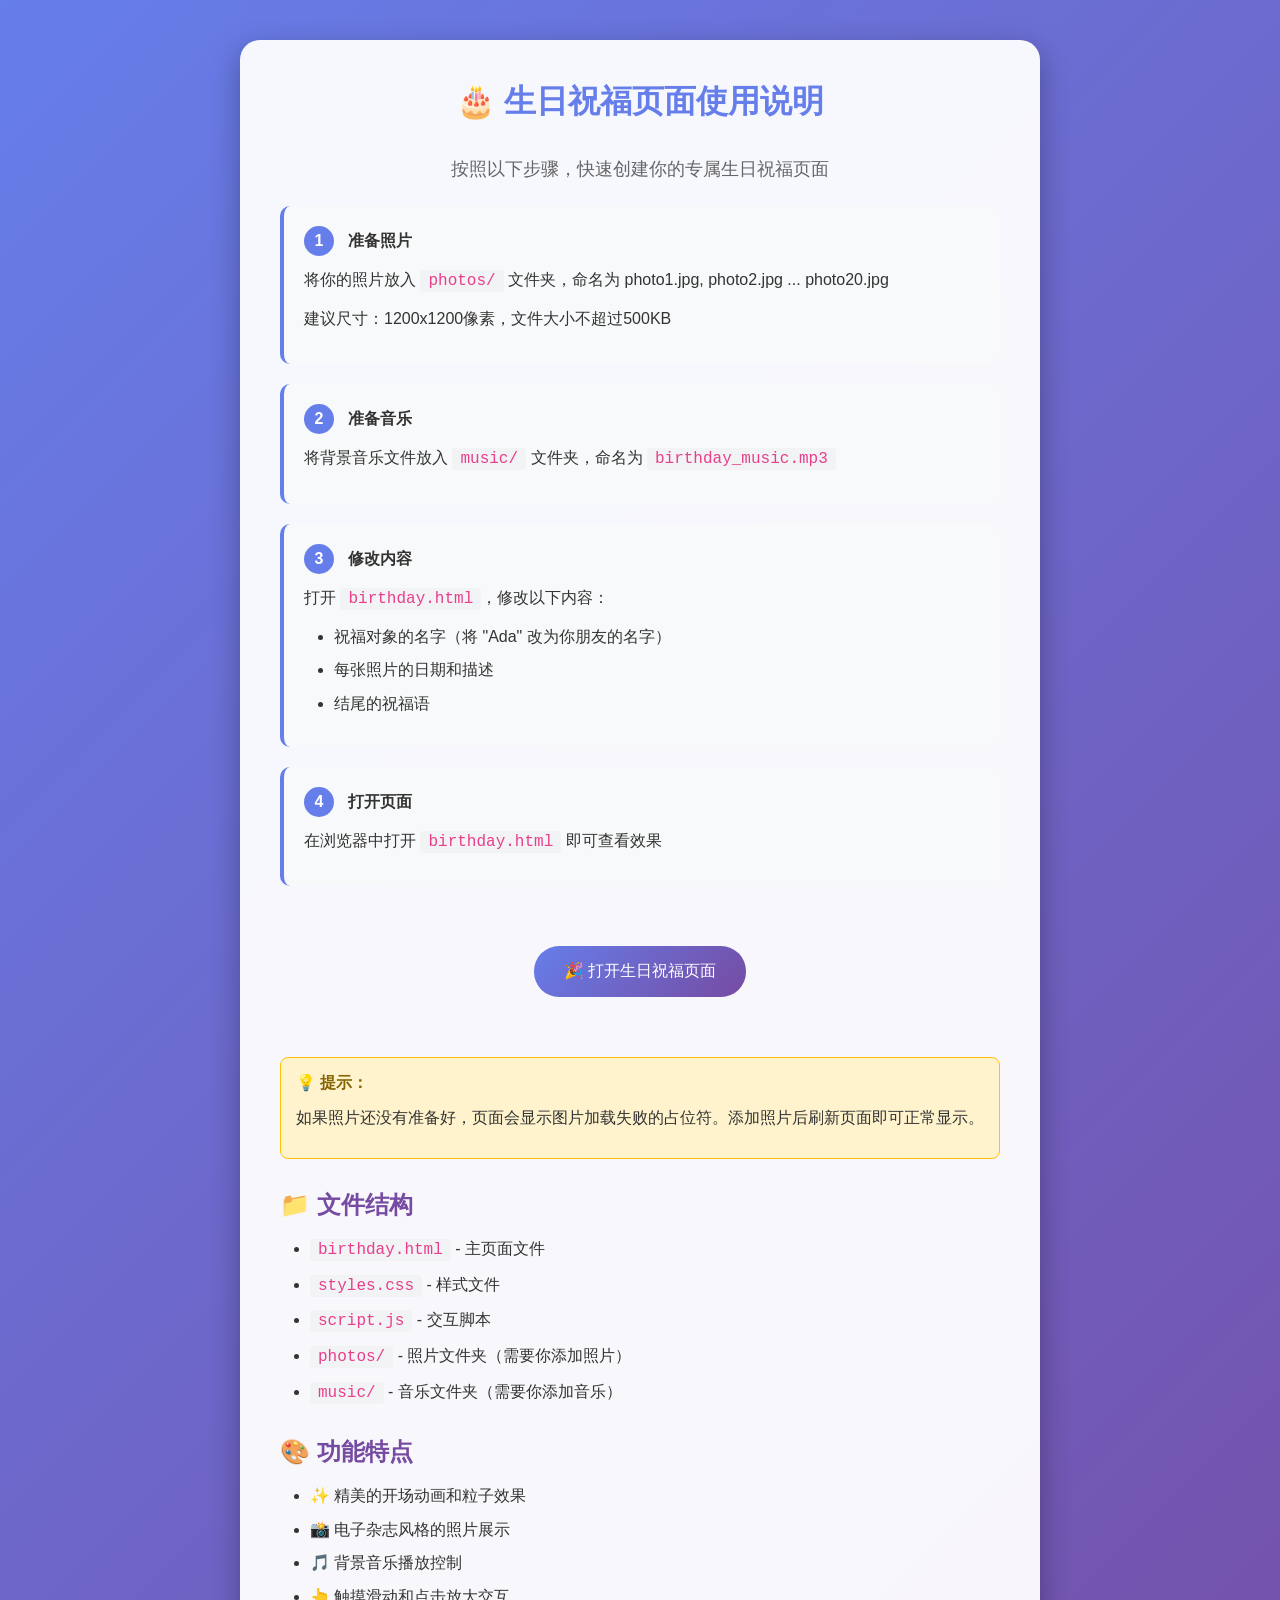
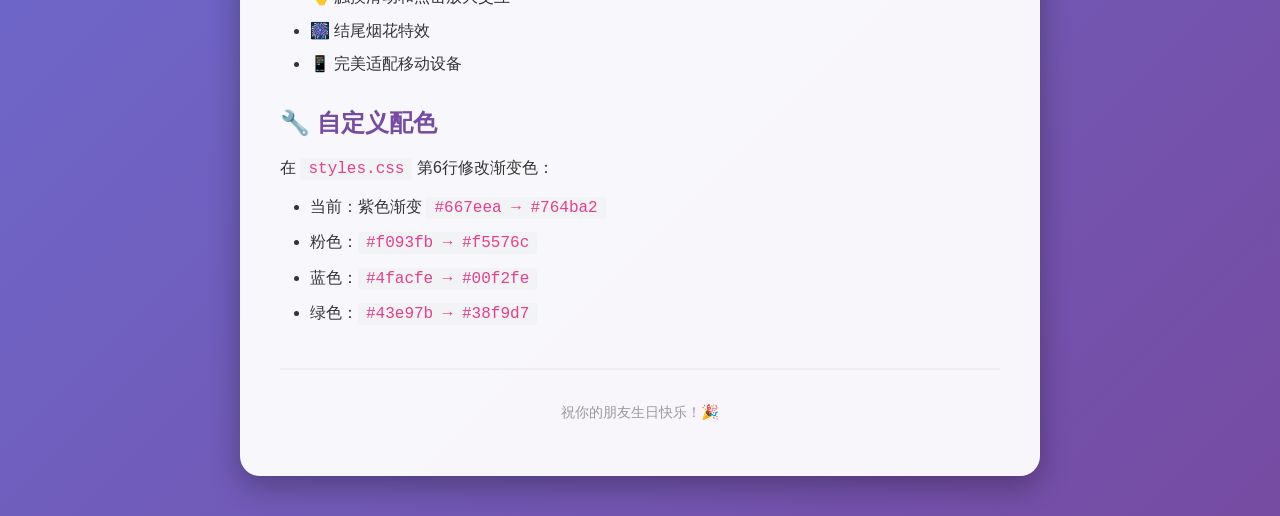
<file: index.html>
<!DOCTYPE html>
<html lang="zh-CN">
<head>
    <meta charset="UTF-8">
    <meta name="viewport" content="width=device-width, initial-scale=1.0">
    <title>使用说明 - 生日祝福页面</title>
    <style>
        * {
            margin: 0;
            padding: 0;
            box-sizing: border-box;
        }
        
        body {
            font-family: 'PingFang SC', 'Microsoft YaHei', sans-serif;
            background: linear-gradient(135deg, #667eea 0%, #764ba2 100%);
            min-height: 100vh;
            padding: 40px 20px;
            color: white;
        }
        
        .container {
            max-width: 800px;
            margin: 0 auto;
            background: rgba(255, 255, 255, 0.95);
            border-radius: 20px;
            padding: 40px;
            color: #333;
            box-shadow: 0 10px 30px rgba(0, 0, 0, 0.3);
        }
        
        h1 {
            text-align: center;
            color: #667eea;
            margin-bottom: 30px;
            font-size: 2rem;
        }
        
        h2 {
            color: #764ba2;
            margin: 30px 0 15px;
            font-size: 1.5rem;
        }
        
        p {
            line-height: 1.8;
            margin: 10px 0;
        }
        
        .step {
            background: #f8f9fa;
            padding: 20px;
            border-radius: 10px;
            margin: 20px 0;
            border-left: 4px solid #667eea;
        }
        
        .step-number {
            display: inline-block;
            width: 30px;
            height: 30px;
            background: #667eea;
            color: white;
            border-radius: 50%;
            text-align: center;
            line-height: 30px;
            margin-right: 10px;
            font-weight: bold;
        }
        
        code {
            background: #f1f3f5;
            padding: 2px 8px;
            border-radius: 4px;
            font-family: 'Courier New', monospace;
            color: #e83e8c;
        }
        
        .btn {
            display: inline-block;
            padding: 15px 30px;
            background: linear-gradient(135deg, #667eea 0%, #764ba2 100%);
            color: white;
            text-decoration: none;
            border-radius: 25px;
            margin: 20px 0;
            transition: transform 0.3s ease;
        }
        
        .btn:hover {
            transform: scale(1.05);
        }
        
        .note {
            background: #fff3cd;
            border: 1px solid #ffc107;
            padding: 15px;
            border-radius: 8px;
            margin: 20px 0;
        }
        
        .note strong {
            color: #856404;
        }
        
        ul {
            margin: 10px 0;
            padding-left: 30px;
        }
        
        li {
            margin: 8px 0;
            line-height: 1.6;
        }
    </style>
</head>
<body>
    <div class="container">
        <h1>🎂 生日祝福页面使用说明</h1>
        
        <p style="text-align: center; font-size: 1.1rem; color: #666;">
            按照以下步骤，快速创建你的专属生日祝福页面
        </p>
        
        <div class="step">
            <span class="step-number">1</span>
            <strong>准备照片</strong>
            <p>将你的照片放入 <code>photos/</code> 文件夹，命名为 photo1.jpg, photo2.jpg ... photo20.jpg</p>
            <p>建议尺寸：1200x1200像素，文件大小不超过500KB</p>
        </div>
        
        <div class="step">
            <span class="step-number">2</span>
            <strong>准备音乐</strong>
            <p>将背景音乐文件放入 <code>music/</code> 文件夹，命名为 <code>birthday_music.mp3</code></p>
        </div>
        
        <div class="step">
            <span class="step-number">3</span>
            <strong>修改内容</strong>
            <p>打开 <code>birthday.html</code>，修改以下内容：</p>
            <ul>
                <li>祝福对象的名字（将 "Ada" 改为你朋友的名字）</li>
                <li>每张照片的日期和描述</li>
                <li>结尾的祝福语</li>
            </ul>
        </div>
        
        <div class="step">
            <span class="step-number">4</span>
            <strong>打开页面</strong>
            <p>在浏览器中打开 <code>birthday.html</code> 即可查看效果</p>
        </div>
        
        <div style="text-align: center; margin: 40px 0;">
            <a href="birthday.html" class="btn">🎉 打开生日祝福页面</a>
        </div>
        
        <div class="note">
            <strong>💡 提示：</strong>
            <p>如果照片还没有准备好，页面会显示图片加载失败的占位符。添加照片后刷新页面即可正常显示。</p>
        </div>
        
        <h2>📁 文件结构</h2>
        <ul>
            <li><code>birthday.html</code> - 主页面文件</li>
            <li><code>styles.css</code> - 样式文件</li>
            <li><code>script.js</code> - 交互脚本</li>
            <li><code>photos/</code> - 照片文件夹（需要你添加照片）</li>
            <li><code>music/</code> - 音乐文件夹（需要你添加音乐）</li>
        </ul>
        
        <h2>🎨 功能特点</h2>
        <ul>
            <li>✨ 精美的开场动画和粒子效果</li>
            <li>📸 电子杂志风格的照片展示</li>
            <li>🎵 背景音乐播放控制</li>
            <li>👆 触摸滑动和点击放大交互</li>
            <li>🎆 结尾烟花特效</li>
            <li>📱 完美适配移动设备</li>
        </ul>
        
        <h2>🔧 自定义配色</h2>
        <p>在 <code>styles.css</code> 第6行修改渐变色：</p>
        <ul>
            <li>当前：紫色渐变 <code>#667eea → #764ba2</code></li>
            <li>粉色：<code>#f093fb → #f5576c</code></li>
            <li>蓝色：<code>#4facfe → #00f2fe</code></li>
            <li>绿色：<code>#43e97b → #38f9d7</code></li>
        </ul>
        
        <div style="text-align: center; margin-top: 40px; padding-top: 20px; border-top: 2px solid #eee;">
            <p style="color: #999; font-size: 0.9rem;">
                祝你的朋友生日快乐！🎉
            </p>
        </div>
    </div>
</body>
</html>
</file>
